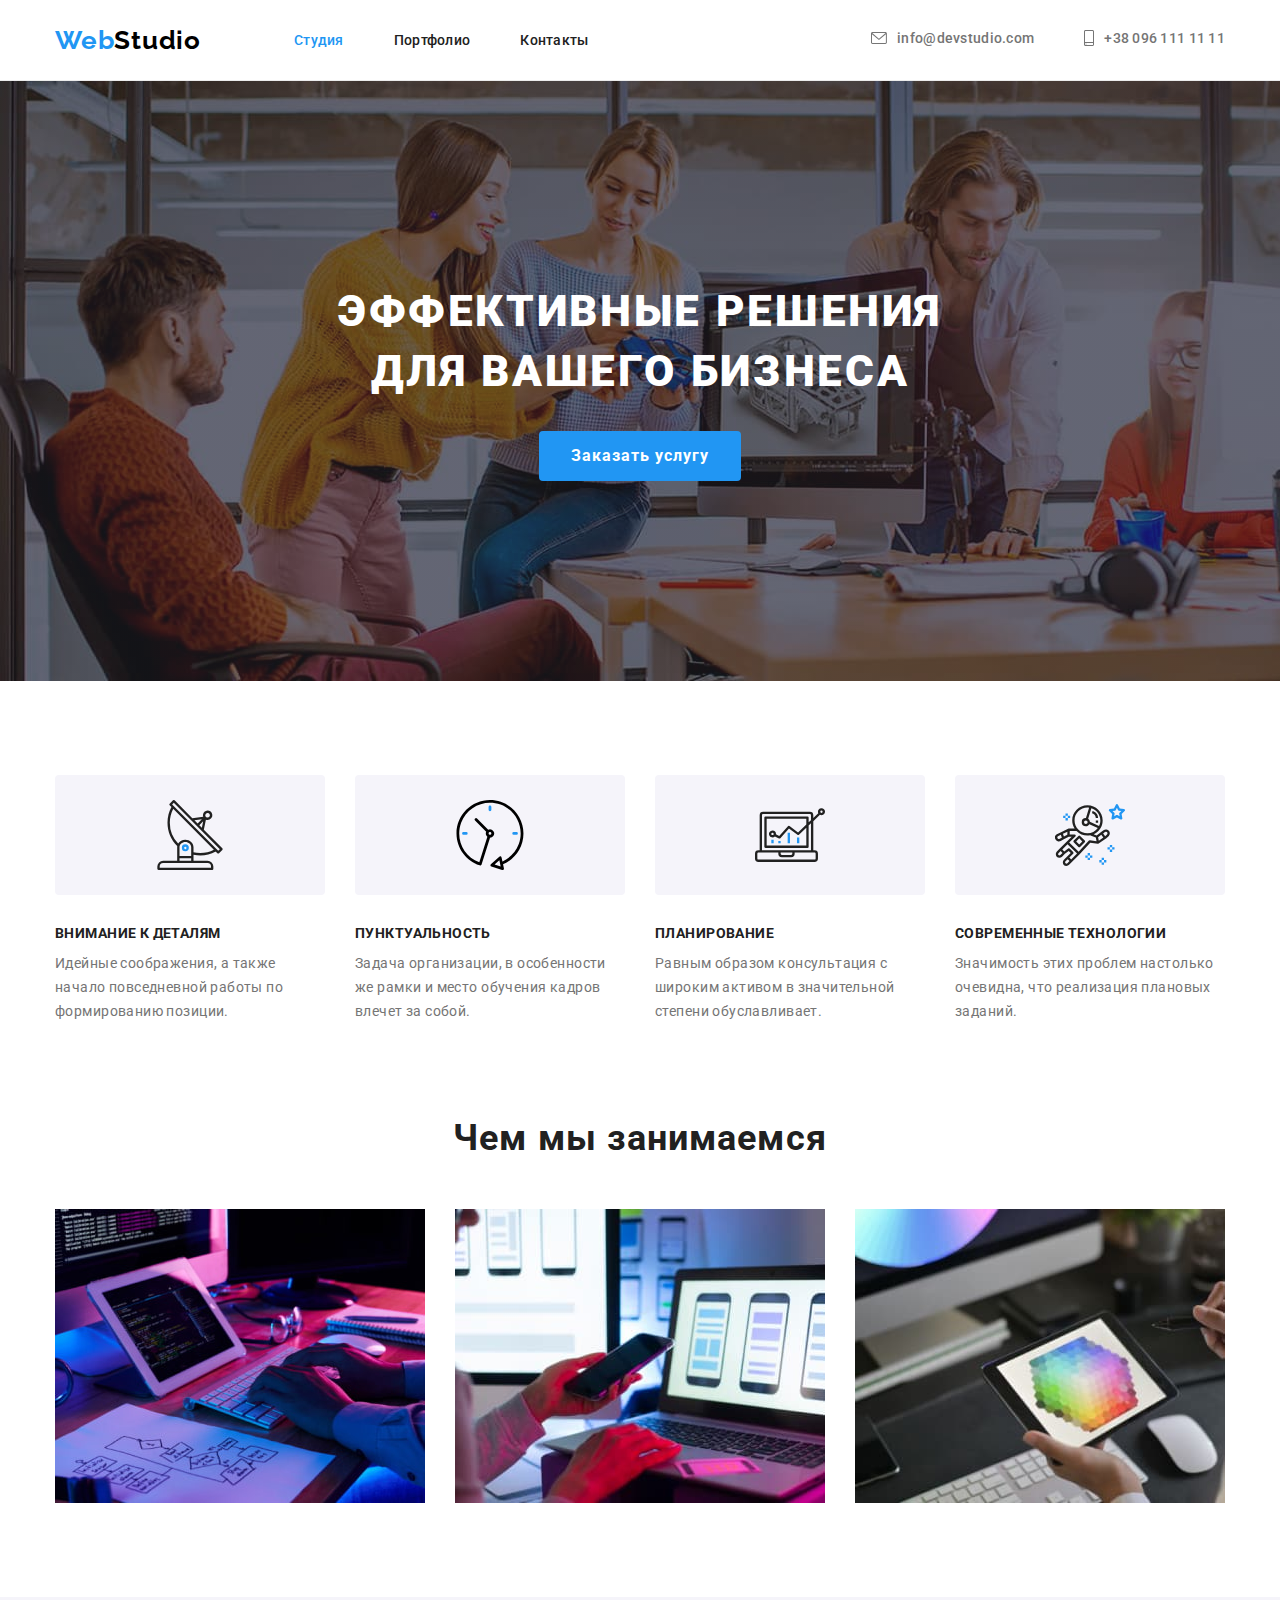
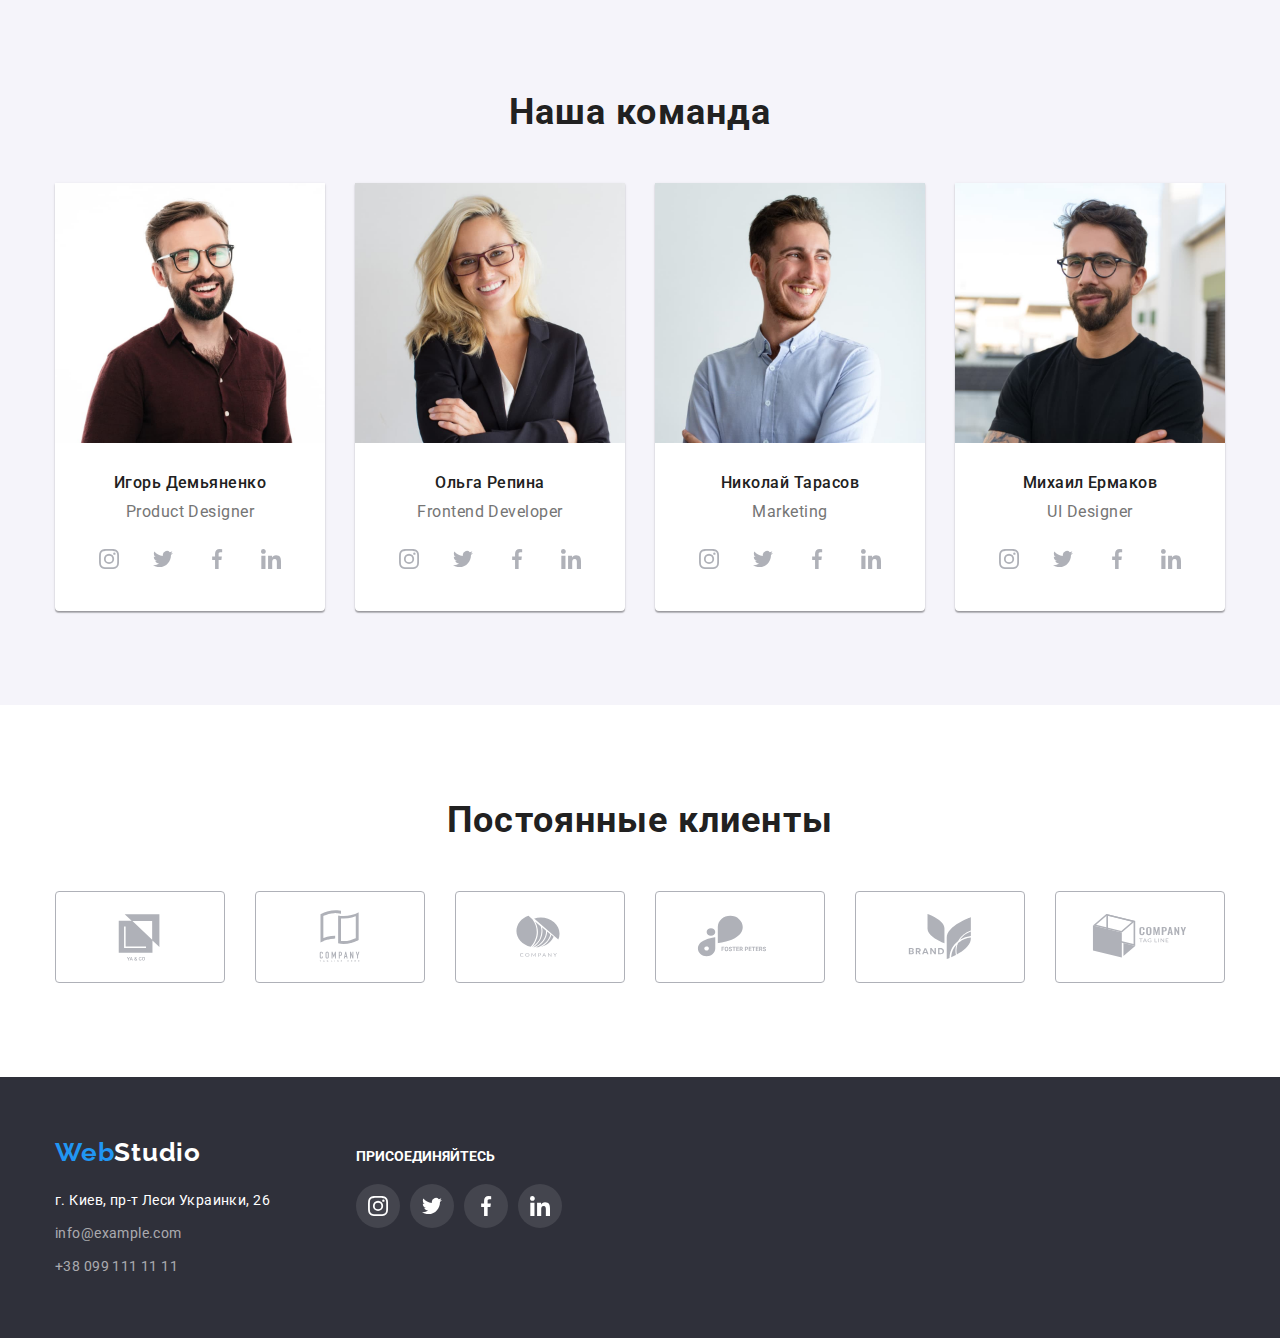
<file: index.html>
<!DOCTYPE html>
<html lang="ru">
  <head>
    <meta charset="UTF-8" />
    <meta http-equiv="X-UA-Compatible" content="IE=edge" />
    <meta name="viewport" content="width=device-width, initial-scale=1.0" />
    <title>WebStudio</title>
    <link rel="preconnect" href="https://fonts.googleapis.com" />
    <link rel="preconnect" href="https://fonts.gstatic.com" crossorigin />
    <link
      href="https://fonts.googleapis.com/css2?family=Raleway:wght@700&family=Roboto:wght@400;500;700;900&display=swap"
      rel="stylesheet"
    />
    <link
      rel="stylesheet"
      href="https://cdnjs.cloudflare.com/ajax/libs/modern-normalize/1.1.0/modern-normalize.min.css"
    />
    <link rel="stylesheet" href="./css/styles.css" />
  </head>

  <body>
    <!-- Header section -->
    <header class="header">
      <div class="container">
        <a class="logo link header-logo" href="./index.html" lang="en"
          >Web<span class="studio">Studio</span></a
        >
        <nav>
          <ul class="header-list list">
            <li class="item">
              <a class="header-link active header-link-curr link" href="./index.html">Студия</a>
            </li>
            <li class="item">
              <a class="header-link active link" href="./portfolio.html">Портфолио</a>
            </li>
            <li class="item"><a class="header-link active link" href="">Контакты</a></li>
          </ul>
        </nav>
        <ul class="header-list list contacts">
          <li class="item">
            <a class="header-mail active link" href="mailto:info@devstudio.com">
              <svg class="header-icon" width="16" height="12">
                <use href="./images/hw04/icon.svg#icon-envelope"></use>
              </svg>
              info@devstudio.com
            </a>
          </li>
          <li class="item">
            <a class="header-phone active link" href="tel:+380961111111">
              <svg class="header-icon" width="10" height="16">
                <use href="./images/hw04/icon.svg#icon-smartph"></use>
              </svg>
              +38 096 111 11 11
            </a>
          </li>
        </ul>
      </div>
    </header>
    <!-- Main section -->
    <main class="main">
      <!-- Hero section -->
      <section class="hero section">
        <div class="container">
          <h1 class="main-title">Эффективные решения для вашего бизнеса</h1>
          <button class="main-btn" type="button">Заказать услугу</button>
        </div>
      </section>
      <!-- Specificity section -->
      <section class="specificity section">
        <div class="container">
          <h2 class="visually-hidden">Особенности компании</h2>
          <ul class="main-list list">
            <li class="list-item">
              <div class="space">
                <svg class="specificity-icon" width="70" height="70">
                  <use href="./images/hw04/icon.svg#icon-antenna"></use>
                </svg>
              </div>
              <h3 class="list-title">Внимание к деталям</h3>
              <p class="list-text">
                Идейные соображения, а также начало повседневной работы по формированию позиции.
              </p>
            </li>
            <li class="list-item">
              <div class="space">
                <svg class="specificity-icon" width="70" height="70">
                  <use href="./images/hw04/icon.svg#icon-clock"></use>
                </svg>
              </div>
              <h3 class="list-title">Пунктуальность</h3>
              <p class="list-text">
                Задача организации, в особенности же рамки и место обучения кадров влечет за собой.
              </p>
            </li>
            <li class="list-item">
              <div class="space">
                <svg class="specificity-icon" width="70" height="70">
                  <use href="./images/hw04/icon.svg#icon-diagram"></use>
                </svg>
              </div>
              <h3 class="list-title">Планирование</h3>
              <p class="list-text">
                Равным образом консультация с широким активом в значительной степени обуславливает.
              </p>
            </li>
            <li class="list-item">
              <div class="space">
                <svg class="specificity-icon" width="70" height="70">
                  <use href="./images/hw04/icon.svg#icon-astronaut"></use>
                </svg>
              </div>
              <h3 class="list-title">Современные технологии</h3>
              <p class="list-text">
                Значимость этих проблем настолько очевидна, что реализация плановых заданий.
              </p>
            </li>
          </ul>
        </div>
      </section>
      <!-- To-do section -->
      <section class="to-do section">
        <div class="container">
          <h2 class="to-do-title">Чем мы занимаемся</h2>
          <ul class="main-list list">
            <li class="to-do-img">
              <img src="./images/hw01-main/box-1.jpg" alt="Вёрстка" width="370" />
            </li>
            <li class="to-do-img">
              <img src="./images/hw01-main/box-2.jpg" alt="Процесс" width="370" />
            </li>
            <li class="to-do-img">
              <img src="./images/hw01-main/box-3.jpg" alt="Палитра" width="370" />
            </li>
          </ul>
        </div>
      </section>
      <!-- Team section -->
      <section class="team section">
        <div class="container">
          <h2 class="team-title">Наша команда</h2>
          <ul class="main-list list">
            <li class="team-item">
              <img class="team-img" src="./images/hw01-main/img.jpg" alt="Designer" width="270" />
              <div class="team-info">
                <h3 class="team-person">Игорь Демьяненко</h3>
                <p class="position" lang="en">Product Designer</p>
                <ul class="team-social list">
                  <li class="social-item">
                    <a
                      class="social"
                      href=""
                      target="_blank"
                      rel="noopener noreferrer"
                      aria-label="instagram"
                    >
                      <svg class="social-icon" width="20" height="20">
                        <use href="./images/hw04/icon.svg#icon-inst"></use>
                      </svg>
                    </a>
                  </li>
                  <li class="social-item">
                    <a
                      class="social"
                      href=""
                      target="_blank"
                      rel="noopener noreferrer"
                      aria-label="twitter"
                    >
                      <svg class="social-icon" width="20" height="20">
                        <use href="./images/hw04/icon.svg#icon-twit"></use>
                      </svg>
                    </a>
                  </li>
                  <li class="social-item">
                    <a
                      class="social"
                      href=""
                      target="_blank"
                      rel="noopener noreferrer"
                      aria-label="facebook"
                    >
                      <svg class="social-icon" width="20" height="20">
                        <use href="./images/hw04/icon.svg#icon-fb"></use>
                      </svg>
                    </a>
                  </li>
                  <li class="social-item">
                    <a
                      class="social"
                      href=""
                      target="_blank"
                      rel="noopener noreferrer"
                      aria-label="linkedin"
                    >
                      <svg class="social-icon" width="20" height="20">
                        <use href="./images/hw04/icon.svg#icon-linkedin"></use>
                      </svg>
                    </a>
                  </li>
                </ul>
              </div>
            </li>
            <li class="team-item">
              <img
                class="team-img"
                src="./images/hw01-main/img-(1).jpg"
                alt="Developer"
                width="270"
              />
              <div class="team-info">
                <h3 class="team-person">Ольга Репина</h3>
                <p class="position" lang="en">Frontend Developer</p>
                <ul class="team-social list">
                  <li class="social-item">
                    <a
                      class="social"
                      href=""
                      target="_blank"
                      rel="noopener noreferrer"
                      aria-label="instagram"
                    >
                      <svg class="social-icon" width="20" height="20">
                        <use href="./images/hw04/icon.svg#icon-inst"></use>
                      </svg>
                    </a>
                  </li>
                  <li class="social-item">
                    <a
                      class="social"
                      href=""
                      target="_blank"
                      rel="noopener noreferrer"
                      aria-label="instagram"
                    >
                      <svg class="social-icon" width="20" height="20">
                        <use href="./images/hw04/icon.svg#icon-twit"></use>
                      </svg>
                    </a>
                  </li>
                  <li class="social-item">
                    <a
                      class="social"
                      href=""
                      target="_blank"
                      rel="noopener noreferrer"
                      aria-label="instagram"
                    >
                      <svg class="social-icon" width="20" height="20">
                        <use href="./images/hw04/icon.svg#icon-fb"></use>
                      </svg>
                    </a>
                  </li>
                  <li class="social-item">
                    <a
                      class="social"
                      href=""
                      target="_blank"
                      rel="noopener noreferrer"
                      aria-label="instagram"
                    >
                      <svg class="social-icon" width="20" height="20">
                        <use href="./images/hw04/icon.svg#icon-linkedin"></use>
                      </svg>
                    </a>
                  </li>
                </ul>
              </div>
            </li>
            <li class="team-item">
              <img
                class="team-img"
                src="./images/hw01-main/img-(2).jpg"
                alt="Marketing"
                width="270"
              />
              <div class="team-info">
                <h3 class="team-person">Николай Тарасов</h3>
                <p class="position" lang="en">Marketing</p>
                <ul class="team-social list">
                  <li class="social-item">
                    <a
                      class="social"
                      href=""
                      target="_blank"
                      rel="noopener noreferrer"
                      aria-label="instagram"
                    >
                      <svg class="social-icon" width="20" height="20">
                        <use href="./images/hw04/icon.svg#icon-inst"></use>
                      </svg>
                    </a>
                  </li>
                  <li class="social-item">
                    <a
                      class="social"
                      href=""
                      target="_blank"
                      rel="noopener noreferrer"
                      aria-label="instagram"
                    >
                      <svg class="social-icon" width="20" height="20">
                        <use href="./images/hw04/icon.svg#icon-twit"></use>
                      </svg>
                    </a>
                  </li>
                  <li class="social-item">
                    <a
                      class="social"
                      href=""
                      target="_blank"
                      rel="noopener noreferrer"
                      aria-label="instagram"
                    >
                      <svg class="social-icon" width="20" height="20">
                        <use href="./images/hw04/icon.svg#icon-fb"></use>
                      </svg>
                    </a>
                  </li>
                  <li class="social-item">
                    <a
                      class="social"
                      href=""
                      target="_blank"
                      rel="noopener noreferrer"
                      aria-label="instagram"
                    >
                      <svg class="social-icon" width="20" height="20">
                        <use href="./images/hw04/icon.svg#icon-linkedin"></use>
                      </svg>
                    </a>
                  </li>
                </ul>
              </div>
            </li>
            <li class="team-item">
              <img
                class="team-img"
                src="./images/hw01-main/img-(3).jpg"
                alt="UI Designer"
                width="270"
              />
              <div class="team-info">
                <h3 class="team-person">Михаил Ермаков</h3>
                <p class="position" lang="en">UI Designer</p>
                <ul class="team-social list">
                  <li class="social-item">
                    <a
                      class="social"
                      href=""
                      target="_blank"
                      rel="noopener noreferrer"
                      aria-label="instagram"
                    >
                      <svg class="social-icon" width="20" height="20">
                        <use href="./images/hw04/icon.svg#icon-inst"></use>
                      </svg>
                    </a>
                  </li>
                  <li class="social-item">
                    <a
                      class="social"
                      href=""
                      target="_blank"
                      rel="noopener noreferrer"
                      aria-label="instagram"
                    >
                      <svg class="social-icon" width="20" height="20">
                        <use href="./images/hw04/icon.svg#icon-twit"></use>
                      </svg>
                    </a>
                  </li>
                  <li class="social-item">
                    <a
                      class="social"
                      href=""
                      target="_blank"
                      rel="noopener noreferrer"
                      aria-label="instagram"
                    >
                      <svg class="social-icon" width="20" height="20">
                        <use href="./images/hw04/icon.svg#icon-fb"></use>
                      </svg>
                    </a>
                  </li>
                  <li class="social-item">
                    <a
                      class="social"
                      href=""
                      target="_blank"
                      rel="noopener noreferrer"
                      aria-label="instagram"
                    >
                      <svg class="social-icon" width="20" height="20">
                        <use href="./images/hw04/icon.svg#icon-linkedin"></use>
                      </svg>
                    </a>
                  </li>
                </ul>
              </div>
            </li>
          </ul>
        </div>
      </section>
      <!--Clients section-->
      <section class="section">
        <div class="container">
          <h2 class="clients-title">Постоянные клиенты</h2>
          <ul class="clients-list list">
            <li class="client-item">
              <a
                href=""
                class="client-link"
                target="_blank"
                rel="noopener noreferrer"
                aria-label="yaco"
              >
                <svg class="client-icon">
                  <use href="./images/hw04/icon.svg#icon-yaco"></use>
                </svg>
              </a>
            </li>
            <li class="client-item">
              <a
                href=""
                class="client-link"
                target="_blank"
                rel="noopener noreferrer"
                aria-label="tagline"
              >
                <svg class="client-icon">
                  <use href="./images/hw04/icon.svg#icon-tagline"></use>
                </svg>
              </a>
            </li>
            <li class="client-item">
              <a
                href=""
                class="client-link"
                target="_blank"
                rel="noopener noreferrer"
                aria-label="company"
              >
                <svg class="client-icon">
                  <use href="./images/hw04/icon.svg#icon-company"></use>
                </svg>
              </a>
            </li>
            <li class="client-item">
              <a
                href=""
                class="client-link"
                target="_blank"
                rel="noopener noreferrer"
                aria-label="foster"
              >
                <svg class="client-icon">
                  <use href="./images/hw04/icon.svg#icon-foster"></use>
                </svg>
              </a>
            </li>
            <li class="client-item">
              <a
                href=""
                class="client-link"
                target="_blank"
                rel="noopener noreferrer"
                aria-label="brand"
              >
                <svg class="client-icon">
                  <use href="./images/hw04/icon.svg#icon-brand"></use>
                </svg>
              </a>
            </li>
            <li class="client-item">
              <a
                href=""
                class="client-link"
                target="_blank"
                rel="noopener noreferrer"
                aria-label="company tagline"
              >
                <svg class="client-icon">
                  <use href="./images/hw04/icon.svg#icon-compan"></use>
                </svg>
              </a>
            </li>
          </ul>
        </div>
      </section>
    </main>
    <!-- Footer section -->
    <footer class="footer">
      <div class="container">
        <div>
          <a class="logo link footer-logo" href="./index.html" lang="en"
            >Web<span class="studio">Studio</span>
          </a>
          <address class="address">
            <p class="address-text">г. Киев, пр-т Леси Украинки, 26</p>
            <a class="footer-mail active link" href="mailto:info@example.com">info@example.com</a>
            <a class="footer-phone active link" href="tel:+380991111111">+38 099 111 11 11</a>
          </address>
        </div>
        <div class="join">
          <h2 class="join-title">Присоединяйтесь</h2>
          <ul class="join-list list">
            <li class="social-item">
              <a
                class="social join-bg"
                href=""
                target="_blank"
                rel="noopener noreferrer"
                aria-label="instagram"
              >
                <svg class="social-icon join-col" width="20" height="20">
                  <use href="./images/hw04/icon.svg#icon-inst"></use>
                </svg>
              </a>
            </li>
            <li class="social-item">
              <a
                class="social join-bg"
                href=""
                target="_blank"
                rel="noopener noreferrer"
                aria-label="twitter"
              >
                <svg class="social-icon join-col" width="20" height="20">
                  <use href="./images/hw04/icon.svg#icon-twit"></use>
                </svg>
              </a>
            </li>
            <li class="social-item">
              <a
                class="social join-bg"
                href=""
                target="_blank"
                rel="noopener noreferrer"
                aria-label="facebook"
              >
                <svg class="social-icon join-col" width="20" height="20">
                  <use href="./images/hw04/icon.svg#icon-fb"></use>
                </svg>
              </a>
            </li>
            <li class="social-item">
              <a
                class="social join-bg"
                href=""
                target="_blank"
                rel="noopener noreferrer"
                aria-label="linkedin"
              >
                <svg class="social-icon join-col" width="20" height="20">
                  <use href="./images/hw04/icon.svg#icon-linkedin"></use>
                </svg>
              </a>
            </li>
          </ul>
        </div>
      </div>
    </footer>
  </body>
</html>
</file>
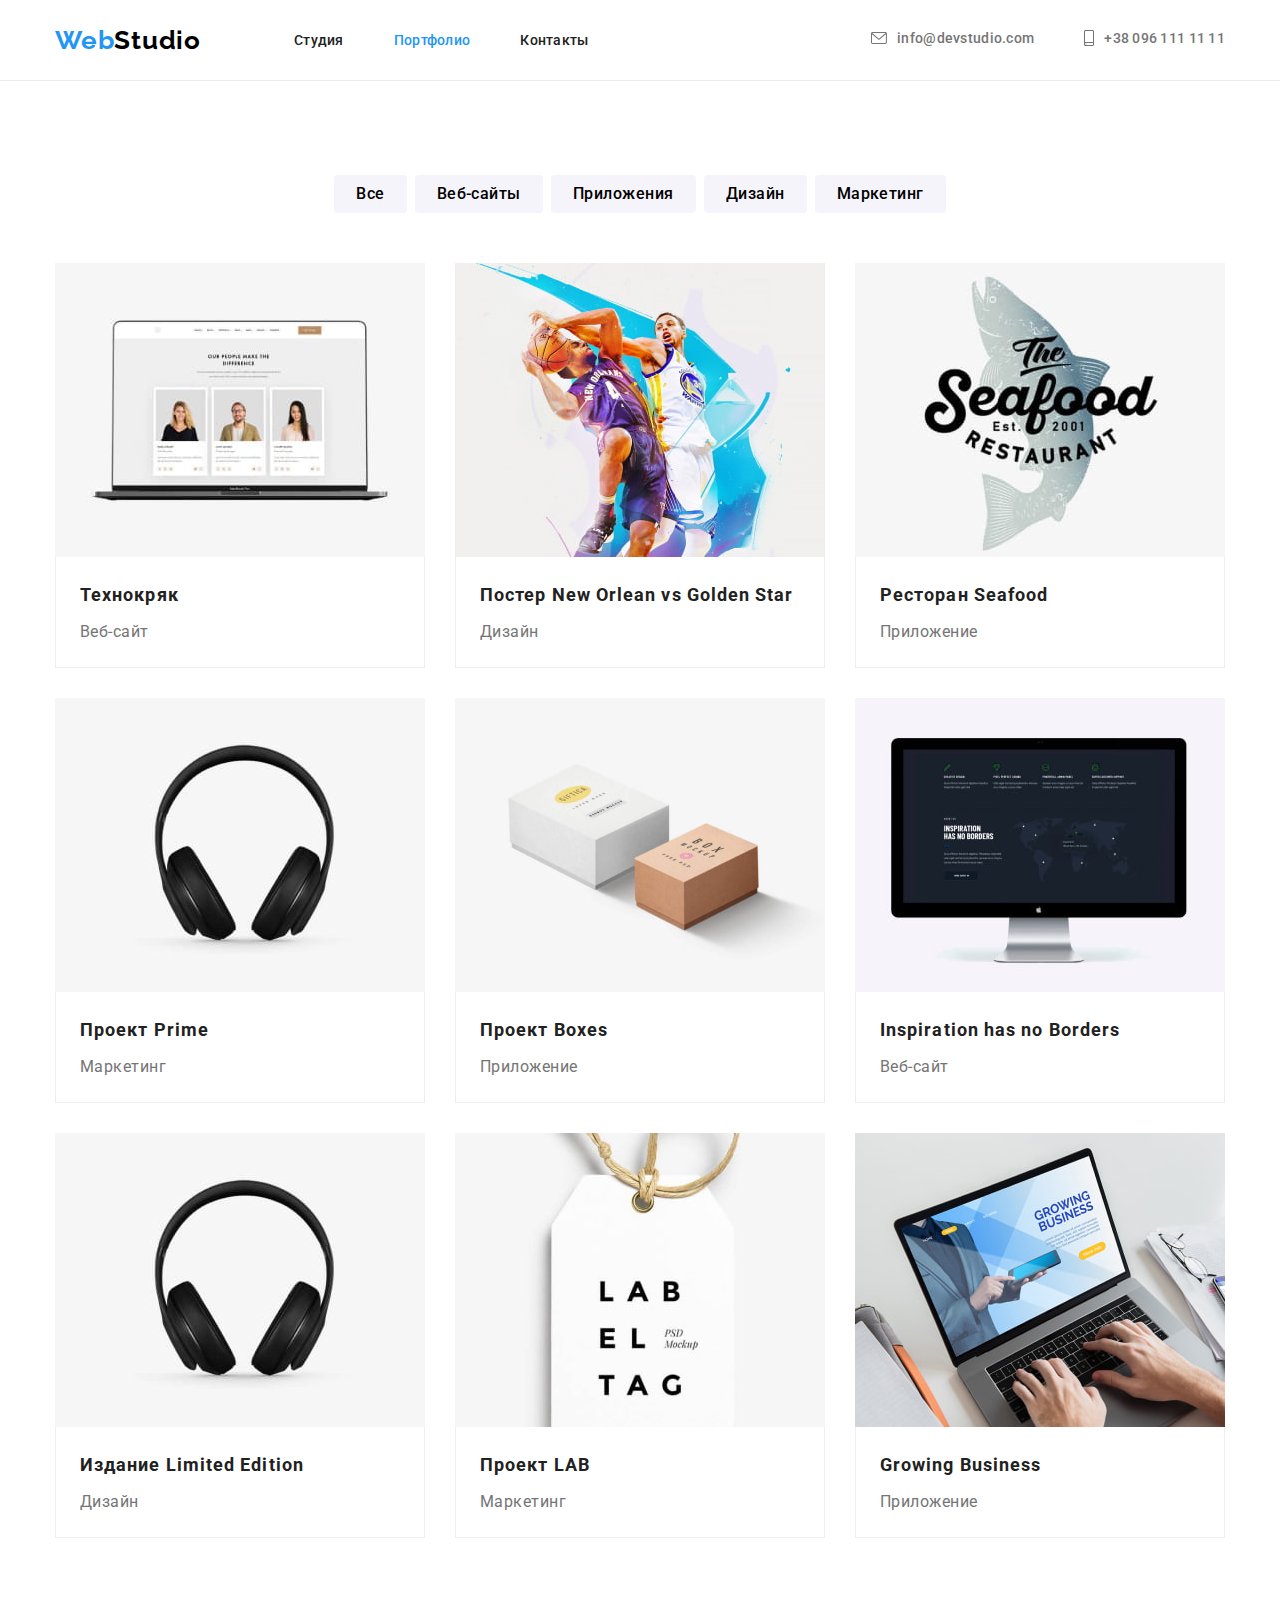
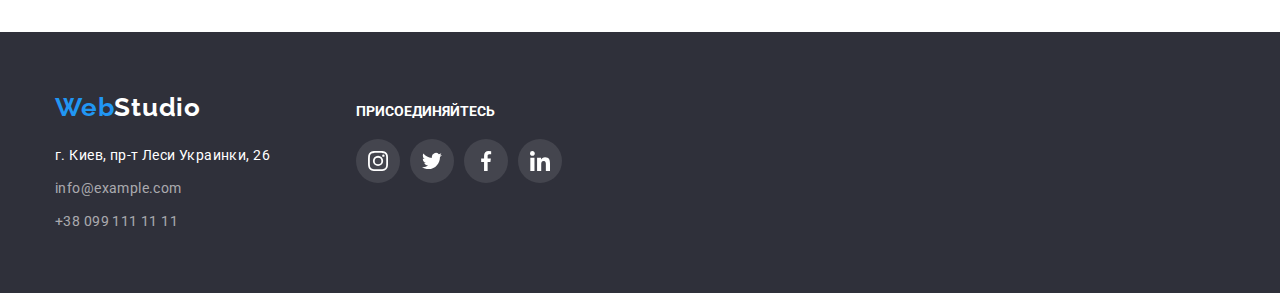
<file: portfolio.html>
<!DOCTYPE html>
<html lang="en">
  <head>
    <meta charset="UTF-8" />
    <meta http-equiv="X-UA-Compatible" content="IE=edge" />
    <meta name="viewport" content="width=device-width, initial-scale=1.0" />
    <title>Portfolio</title>
    <link rel="preconnect" href="https://fonts.googleapis.com" />
    <link rel="preconnect" href="https://fonts.gstatic.com" crossorigin />
    <link
      href="https://fonts.googleapis.com/css2?family=Raleway:wght@700&family=Roboto:wght@400;500;700;900&display=swap"
      rel="stylesheet"
    />
    <link
      rel="stylesheet"
      href="https://cdnjs.cloudflare.com/ajax/libs/modern-normalize/1.1.0/modern-normalize.min.css"
    />
    <link rel="stylesheet" href="./css/styles.css" />
  </head>
  <body>
    <header class="header">
      <div class="container">
        <a class="logo link header-logo" href="./index.html" lang="en"
          >Web<span class="studio">Studio</span>
        </a>
        <nav>
          <ul class="header-list list">
            <li class="item">
              <a class="header-link active link" href="./index.html">Студия</a>
            </li>
            <li class="item">
              <a class="header-link active header-link-curr link" href="./portfolio.html"
                >Портфолио</a
              >
            </li>
            <li class="item"><a class="header-link active link" href="">Контакты</a></li>
          </ul>
        </nav>
        <ul class="header-list list contacts">
          <li class="item">
            <a class="header-mail active link" href="mailto:info@devstudio.com">
              <svg class="header-icon" width="16" height="12">
                <use href="./images/hw04/icon.svg#icon-envelope"></use>
              </svg>
              info@devstudio.com</a
            >
          </li>
          <li class="item">
            <a class="header-phone active link" href="tel:+380961111111">
              <svg class="header-icon" width="10" height="16">
                <use href="./images/hw04/icon.svg#icon-smartph"></use>
              </svg>
              +38 096 111 11 11</a
            >
          </li>
        </ul>
      </div>
    </header>
    <main>
      <section class="portfolio section">
        <div class="container">
          <h1 class="visually-hidden">Portfolio</h1>
          <ul class="list filter">
            <li class="filter-item"><button class="portfolio-btn" type="button">Все</button></li>
            <li class="filter-item">
              <button class="portfolio-btn" type="button">Веб-сайты</button>
            </li>
            <li class="filter-item">
              <button class="portfolio-btn" type="button">Приложения</button>
            </li>
            <li class="filter-item"><button class="portfolio-btn" type="button">Дизайн</button></li>
            <li class="filter-item">
              <button class="portfolio-btn" type="button">Маркетинг</button>
            </li>
          </ul>
          <ul class="list cards">
            <li class="card-item">
              <a class="link card-link" href="">
                <img
                  class="img-item"
                  src="./images/hw02-main/techno-crack.jpg"
                  alt="Технокряк"
                  width="370"
                />
                <div class="head-descr">
                  <h2 class="portfolio-title">Технокряк</h2>
                  <p class="portfolio-descr">Веб-сайт</p>
                </div>
              </a>
            </li>
            <li class="card-item">
              <a href="" class="card-link link">
                <img
                  class="img-item"
                  src="./images/hw02-main/new-orlean-vs-golden-star.jpg"
                  alt="Постер"
                  width="370"
                />
                <div class="head-descr">
                  <h2 class="portfolio-title">Постер New Orlean vs Golden Star</h2>
                  <p class="portfolio-descr">Дизайн</p>
                </div>
              </a>
            </li>
            <li class="card-item">
              <a class="link card-link" href="">
                <img
                  class="img-item"
                  src="./images/hw02-main/seafood.jpg"
                  alt="Ресторан"
                  width="370"
                />
                <div class="head-descr">
                  <h2 class="portfolio-title">Ресторан Seafood</h2>
                  <p class="portfolio-descr">Приложение</p>
                </div>
              </a>
            </li>
            <li class="card-item">
              <a class="link card-link" href="">
                <img
                  class="img-item"
                  src="./images/hw02-main/prime.jpg"
                  alt="Наушники"
                  width="370"
                />
                <div class="head-descr">
                  <h2 class="portfolio-title">Проект Prime</h2>
                  <p class="portfolio-descr">Маркетинг</p>
                </div>
              </a>
            </li>
            <li class="card-item">
              <a class="link card-link" href="">
                <img
                  class="img-item"
                  src="./images/hw02-main/boxes.jpg"
                  alt="Коробки"
                  width="370"
                />
                <div class="head-descr">
                  <h2 class="portfolio-title">Проект Boxes</h2>
                  <p class="portfolio-descr">Приложение</p>
                </div>
              </a>
            </li>
            <li class="card-item">
              <a class="link card-link" href="">
                <img
                  class="img-item"
                  src="./images/hw02-main/no-border.jpg"
                  alt="Веб-сайт"
                  width="370"
                />
                <div class="head-descr">
                  <h2 class="portfolio-title">Inspiration has no Borders</h2>
                  <p class="portfolio-descr">Веб-сайт</p>
                </div>
              </a>
            </li>
            <li class="card-item">
              <a class="link card-link" href="">
                <img
                  class="img-item"
                  src="./images/hw02-main/prime.jpg"
                  alt="Издание"
                  width="370"
                />
                <div class="head-descr">
                  <h2 class="portfolio-title">Издание Limited Edition</h2>
                  <p class="portfolio-descr">Дизайн</p>
                </div>
              </a>
            </li>
            <li class="card-item">
              <a class="link card-link" href="">
                <img class="img-item" src="./images/hw02-main/lab.jpg" alt="Эмблема" width="370" />
                <div class="head-descr">
                  <h2 class="portfolio-title">Проект LAB</h2>
                  <p class="portfolio-descr">Маркетинг</p>
                </div>
              </a>
            </li>
            <li class="card-item">
              <a class="link card-link" href="">
                <img
                  class="img-item"
                  src="./images/hw02-main/grow-business.jpg"
                  alt="Приложение"
                  width="370"
                />
                <div class="head-descr">
                  <h2 class="portfolio-title">Growing Business</h2>
                  <p class="portfolio-descr">Приложение</p>
                </div>
              </a>
            </li>
          </ul>
        </div>
      </section>
    </main>
    <footer class="footer">
      <div class="container">
        <div>
          <a class="logo link footer-logo" href="./index.html" lang="en"
            >Web<span class="studio">Studio</span>
          </a>
          <address class="address">
            <p class="address-text">г. Киев, пр-т Леси Украинки, 26</p>
            <a class="footer-mail active link" href="mailto:info@example.com">info@example.com</a>
            <a class="footer-phone active link" href="tel:+380991111111">+38 099 111 11 11</a>
          </address>
        </div>
        <div class="join">
          <h2 class="join-title">Присоединяйтесь</h2>
          <ul class="join-list list">
            <li class="social-item">
              <a
                class="social join-bg"
                href=""
                target="_blank"
                rel="noopener noreferrer"
                aria-label="instagram"
              >
                <svg class="social-icon join-col" width="20" height="20">
                  <use href="./images/hw04/icon.svg#icon-inst"></use>
                </svg>
              </a>
            </li>
            <li class="social-item">
              <a
                class="social join-bg"
                href=""
                target="_blank"
                rel="noopener noreferrer"
                aria-label="twitter"
              >
                <svg class="social-icon join-col" width="20" height="20">
                  <use href="./images/hw04/icon.svg#icon-twit"></use>
                </svg>
              </a>
            </li>
            <li class="social-item">
              <a
                class="social join-bg"
                href=""
                target="_blank"
                rel="noopener noreferrer"
                aria-label="facebook"
              >
                <svg class="social-icon join-col" width="20" height="20">
                  <use href="./images/hw04/icon.svg#icon-fb"></use>
                </svg>
              </a>
            </li>
            <li class="social-item">
              <a
                class="social join-bg"
                href=""
                target="_blank"
                rel="noopener noreferrer"
                aria-label="linkedin"
              >
                <svg class="social-icon join-col" width="20" height="20">
                  <use href="./images/hw04/icon.svg#icon-linkedin"></use>
                </svg>
              </a>
            </li>
          </ul>
        </div>
      </div>
    </footer>
  </body>
</html>
</file>
<file: css/styles.css>
/* Колір основного тексту #212121 */
/* Колір другорядного тексту #757575 */
/* білий  #FFFFFF */
/* background основний(темний)  #2F303A */
:root {
  --primary-text-color: #212121;
  --secondary-text-color: #757575;
  --white: #ffffff;
  --primary-backgr-cl: #2f303a;
  --accent-cl: #2196f3;
  --black: #000000;
  --transp-white: rgba(255, 255, 255, 0.6);
  --border: #ececec;
  --secondary-backgr-cl: #f5f4fa;
  --main-btn-hover: #188ce8;
  --border-portfolio: #eeeeee;
  --client-color: #afb1b8;
  --social-f-col: rgba(255, 255, 255, 0.1);

  --main-font: 'Roboto', sans-serif;
  --secondaty-font: 'Raleway', sans-serif;
}
body {
  font-family: var(--main-font);
  color: var(--primary-text-color);
}
img {
  display: block;
}

.container {
  width: 1200px;
  padding-left: 15px;
  padding-right: 15px;
  margin-left: auto;
  margin-right: auto;
}
/* reset styles */
.link {
  text-decoration: none;
  color: currentColor;
}
.list {
  list-style: none;
  padding: 0;
  margin: 0;
}
/* header section */
.header {
  border-bottom: 1px solid var(--border);
}

.header-list {
  display: flex;
}
.contacts {
  margin-left: auto;
}
.header-list .item:not(:last-child) {
  margin-right: 50px;
}

.header-logo {
  margin-right: 93px;
}
.logo {
  font-family: var(--secondaty-font);
  font-weight: 700;
  font-size: 26px;
  line-height: calc(31 / 26);
  letter-spacing: 0.03em;
  color: var(--accent-cl);
}
.studio {
  color: var(--black);
}
.header .container {
  display: flex;
  align-items: center;
}

.header-link,
.header-mail,
.header-phone {
  font-weight: 500;
  font-size: 14px;
  line-height: calc(16 / 14);
  letter-spacing: 0.02em;
  color: var(--primary-text-color);
}
.active:hover,
.active:focus,
.header-link-curr {
  color: var(--accent-cl);
}
.header-mail,
.header-phone {
  color: var(--secondary-text-color); /*Специфікація*/

  display: inline-flex; /*SVG*/
  align-items: center; /*SVG*/
}
.header-link {
  display: block;
  padding-top: 32px;
  padding-bottom: 32px;
}
/* SVG */
.header-icon {
  margin-right: 10px;
  fill: currentColor;
}

/* main section */
/* hero section */

.section {
  padding-top: 94px;
  padding-bottom: 94px;
}
.hero {
  max-width: 1600px;
  height: 600px;
  text-align: center;
  padding-top: 200px;
  padding-bottom: 200px;
  margin-left: auto;
  margin-right: auto;

  background-image: linear-gradient(to right, rgba(47, 48, 58, 0.4), rgba(47, 48, 58, 0.4)),
    url(../images/hw04/hero.jpg);
}

.main-title {
  max-width: 696px;
  height: 120px;
  margin: 0;
  margin-left: auto;
  margin-right: auto;
  margin-bottom: 30px;

  font-weight: 900;
  font-size: 44px;
  line-height: calc(60 / 44);
  letter-spacing: 0.06em;
  text-transform: uppercase;
  color: var(--white);
}
.main-btn {
  border: none;
  border-radius: 4px;

  padding-top: 10px;
  padding-right: 32px;
  padding-bottom: 10px;
  padding-left: 32px;

  font-family: inherit;
  font-weight: 700;
  font-size: 16px;
  line-height: calc(30 / 16);
  letter-spacing: 0.06em;
  color: var(--white);
  background-color: var(--accent-cl);
  cursor: pointer;
}
.main-btn:hover,
.main-btn:focus {
  background-color: var(--main-btn-hover);
}

/* specifisity section */
.main-list {
  display: flex;
}
.list-item {
  width: 270px;
}
.main-list .list-item:not(:last-child) {
  margin-right: 30px;
}
.list-title {
  /*h3 - Bold за замовч.*/

  margin: 0;
  margin-bottom: 10px;

  font-size: 14px;
  line-height: calc(16 / 14);
  letter-spacing: 0.03em;
  text-transform: uppercase;
}
.list-text {
  margin: 0;
}
.list-text,
.address-text,
.footer-mail,
.footer-phone {
  font-size: 14px;
  line-height: calc(24 / 14);
  letter-spacing: 0.03em;
  color: var(--secondary-text-color);
}
/*SVG*/
.space {
  display: flex;
  justify-content: center;
  align-items: center;
  width: 270px;
  height: 120px;
  background-color: var(--secondary-backgr-cl);
  border-radius: 4px;
  margin-bottom: 30px;
}
/* To-do section */
.to-do {
  padding-top: 0;
}

.to-do-img:not(:last-child) {
  margin-right: 30px;
}
.to-do-title,
.team-title,
.clients-title {
  margin: 0;
  margin-bottom: 50px;
  text-align: center;

  font-size: 36px;
  line-height: calc(42 / 36);
  text-align: center;
  letter-spacing: 0.03em;
}
/* Team section */
.main-list .team-item:not(:last-child) {
  margin-right: 30px;
}

.team-person {
  margin: 0;
  margin-bottom: 10px;
}
.position {
  margin: 0;
}
.team-info {
  padding: 30px 10px;
}
.team-item {
  border-radius: 0px 0px 4px 4px;
  background-color: var(--white);
  box-shadow: 0px 1px 3px rgba(0, 0, 0, 0.12), 0px 1px 1px rgba(0, 0, 0, 0.14),
    0px 2px 1px rgba(0, 0, 0, 0.2);
}

.team {
  background-color: var(--secondary-backgr-cl);
}
.team-person {
  font-weight: 500;
  font-size: 16px;
  line-height: calc(19 / 16);
  text-align: center;
  letter-spacing: 0.03em;
}
.position {
  font-size: 16px;
  line-height: calc(19 / 16);
  text-align: center;
  letter-spacing: 0.03em;
  color: var(--secondary-text-color);
  margin-bottom: 16px;
}
/*SVG*/
.team-social {
  display: flex;
  justify-content: center;
  align-items: center;
  gap: 10px;
}

.social-icon {
  fill: var(--client-color);
}
.social {
  display: flex;
  justify-content: center;
  align-items: center;

  width: 44px;
  height: 44px;
  border-radius: 50%;
}
.social:hover,
.social:focus {
  background-color: var(--accent-cl);
}
.social:hover .social-icon,
.social:focus .social-icon {
  fill: var(--white);
}
/*Clients section*/
.clients-list {
  display: flex;
  gap: 30px;
}

.client-link {
  display: flex;
  justify-content: center;
  align-items: center;
  width: 170px;
  height: 92px;
  border: 1px solid var(--client-color);
  border-radius: 4px;
  color: var(--client-color);
}
.client-link:hover,
.client-link:focus {
  border-color: var(--accent-cl);
  color: var(--accent-cl);
}
.client-icon {
  display: block;
  fill: currentColor;
  width: 106px;
  height: 60px;
}

/* footer section */
.footer-logo {
  margin-bottom: 20px;
}

.address-text {
  margin: 0;
  margin-bottom: 9px;
}
.footer {
  padding-bottom: 60px;
  padding-top: 60px;
  background-color: var(--primary-backgr-cl);
}
.address {
  display: flex;
  flex-direction: column;
  margin-top: 20px;
  font-style: normal;
  width: 231px;
}
.footer-mail {
  margin-bottom: 9px;
}
.address-text,
.footer .studio {
  color: var(--white);
}
.footer-mail,
.footer-phone {
  color: rgba(255, 255, 255, 0.6);
}
.footer .container {
  display: flex;
  align-items: baseline;
}
.join {
  margin-left: 70px;
}
.join-title {
  margin: 0;
  font-family: var(--main-font), sans-serif;
  font-size: 14px;
  line-height: calc(16 / 14);
  text-transform: uppercase;
  color: var(--white);
  margin-bottom: 20px;
}
.join-list {
  display: flex;
  gap: 10px;
}
.join-bg {
  background-color: var(--social-f-col);
}
.join-col {
  fill: var(--white);
}
/* PORTFOLIO PAGE */

.visually-hidden {
  position: absolute;
  width: 1px;
  height: 1px;
  margin: -1px;
  border: 0;
  padding: 0;

  white-space: nowrap;
  clip-path: inset(100%);
  clip: rect(0 0 0 0);
  overflow: hidden;
}
.filter {
  display: flex;
  justify-content: center;
  margin-bottom: 50px;
}
.cards {
  display: flex;
  flex-wrap: wrap;
  margin-top: -30px;
  margin-left: -30px;
}
.cards > .card-item {
  flex-basis: calc(100% / 3 - 30px);
  margin-top: 30px;
  margin-left: 30px;
}

.head-descr {
  padding-top: 20px;
  padding-bottom: 20px;
  padding-left: 24px;
  padding-right: 24px;
  border: 1px solid var(--border-portfolio);
  border-top: none;
}
.portfolio-title {
  margin: 0;
  margin-bottom: 4px;

  font-size: 18px;
  line-height: calc(36 / 18);
  letter-spacing: 0.06em;
}
.portfolio-descr {
  margin: 0;

  font-size: 16px;
  line-height: calc(30 / 16);
  letter-spacing: 0.03em;
  color: var(--secondary-text-color);
}
.filter .filter-item:not(:last-child) {
  margin-right: 8px;
}
.portfolio-btn {
  border: none;
  border-radius: 4px;
  padding-top: 6px;
  padding-right: 22px;
  padding-bottom: 6px;
  padding-left: 22px;

  font-family: inherit;
  font-weight: 500;
  font-size: 16px;
  line-height: calc(26 / 16);
  text-align: center;
  letter-spacing: 0.03em;
  background-color: var(--secondary-backgr-cl);
  cursor: pointer;
}
.portfolio-btn:hover,
.portfolio-btn:focus {
  color: var(--white);
  background-color: var(--accent-cl);
  box-shadow: 0px 3px 1px rgba(0, 0, 0, 0.1), 0px 1px 2px rgba(0, 0, 0, 0.08),
    0px 2px 2px rgba(0, 0, 0, 0.12);
}
.card-link {
  display: block;
}
.card-link:hover,
.card-link:focus {
  box-shadow: 0px 1px 1px rgba(0, 0, 0, 0.12), 0px 4px 4px rgba(0, 0, 0, 0.06),
    1px 4px 6px rgba(0, 0, 0, 0.16);
}
</file>
